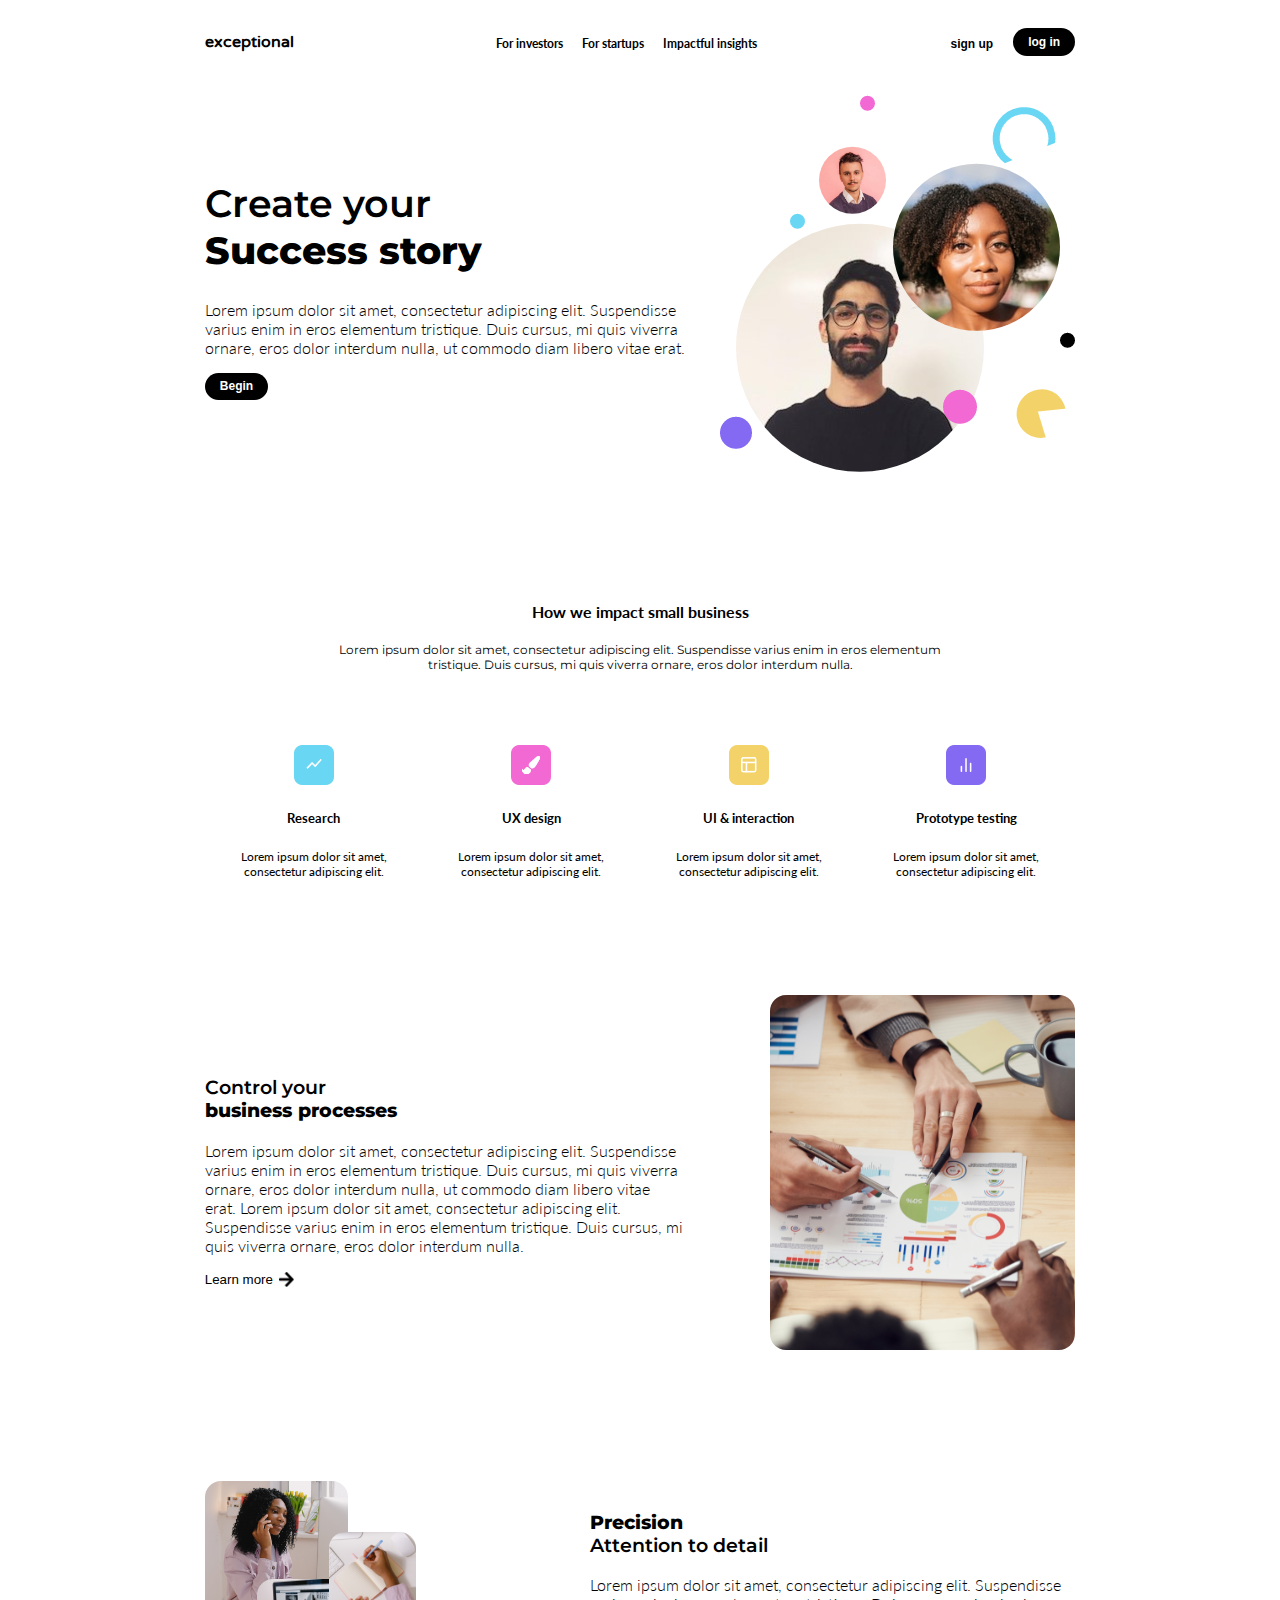
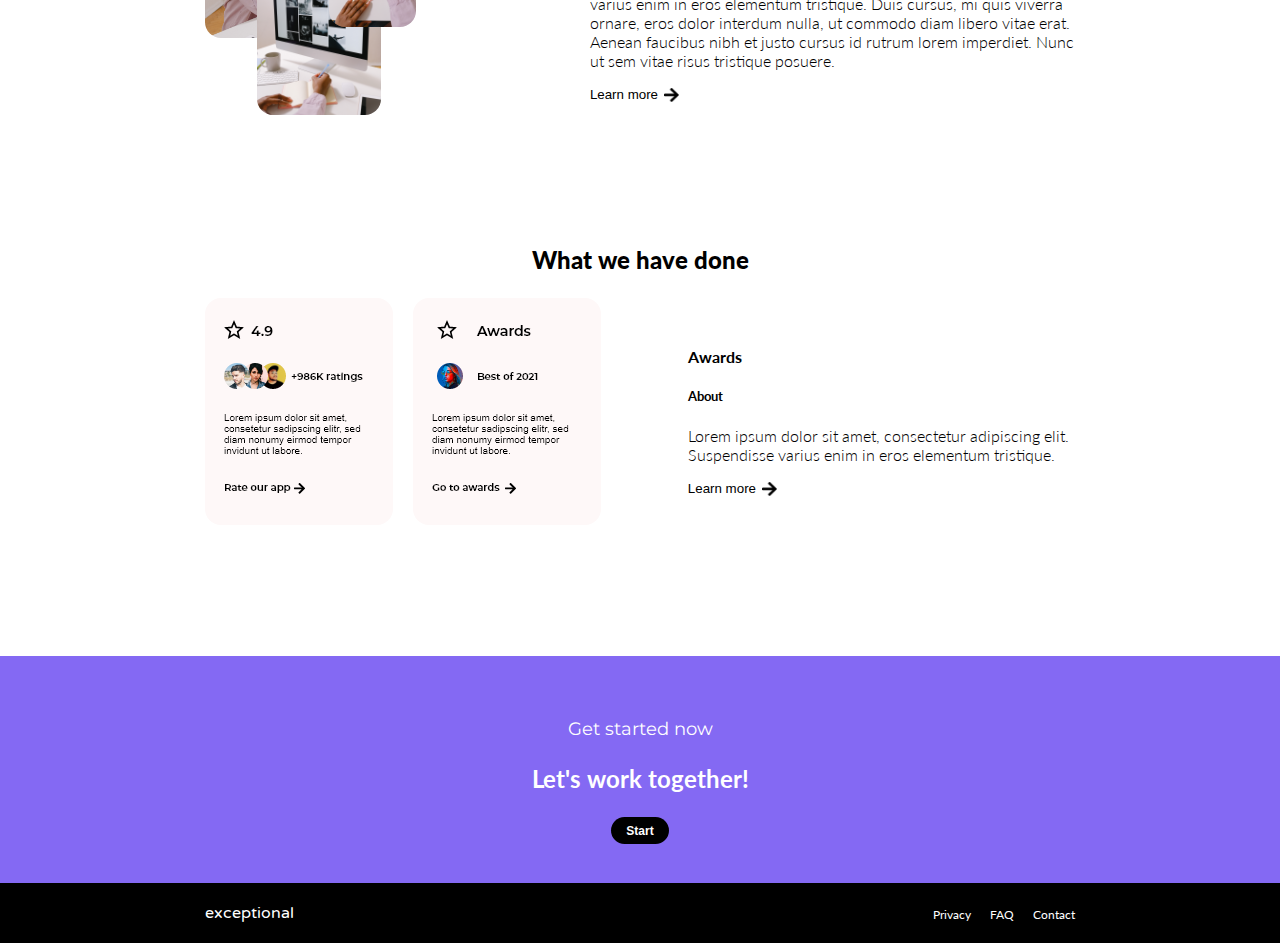
<file: index.html>
<!DOCTYPE html>
<html lang="en">
<head>
    <meta charset="UTF-8">
    <meta http-equiv="X-UA-Compatible" content="IE=edge">
    <meta name="viewport" content="width=device-width, initial-scale=1.0">
    <meta name="description" content="portfolio project landing page template">
    <title>exceptional</title>
    <link rel="stylesheet" href="styles.css">
    <link rel="stylesheet" href="https://stackpath.bootstrapcdn.com/font-awesome/4.7.0/css/font-awesome.min.css">
</head>
<body>
    <div class="container">
        <nav>
            <a href="/index.html"><div class="logo">exceptional</div></a>
            <div class="links">
                <a href="">For investors</a>
                <a href="">For startups</a>
                <a href="">Impactful insights</a>
            </div>
            <div class="registrationButtons">
                <a href="/signup.html"><button>sign up</button></a>
                <a href="/signin.html"><button>log in</button></a>
            </div>
            <div class="hamburgerMenuIcon" id="hamburgerMenuIcon"><i class="fa fa-bars" aria-hidden="true" style="color: black;"></i></div>
        </nav>
        <div class="menu" id="menu">
            <a href="">For investors</a>
            <a href="">For startups</a>
            <a href="">Impactful insights</a>
        </div>
        <section>
            <div class="columns2">
                <div class="heroText second">
                    <h1>Create your<br><span>Success story</span></h1>
                    <p>Lorem ipsum dolor sit amet, consectetur adipiscing elit. Suspendisse varius enim in eros elementum tristique. Duis cursus, mi quis viverra ornare, eros dolor interdum nulla, ut commodo diam libero vitae erat.</p>
                    <button>Begin</button>
                </div>
                <img class="heroImg first" src="/images/Group 2.png" alt="background image diverse happy people">
            </div>
        </section>
        <section class="center">
            <h4>How we impact small business</h4>
            <p class="firstParagraph">Lorem ipsum dolor sit amet, consectetur adipiscing elit. Suspendisse varius enim in eros elementum tristique. Duis cursus, mi quis viverra ornare, eros dolor interdum nulla.</p>
            <div class="grid">
                <div class="gridItem">
                    <img src="/images/Group 3.png" alt="icon image">
                    <h5>Research</h5>
                    <p>Lorem ipsum dolor sit amet, consectetur adipiscing elit.</p>
                </div>
                <div class="gridItem">
                    <img src="/images/Group 4.png" alt="icon image">
                    <h5>UX design</h5>
                    <p>Lorem ipsum dolor sit amet, consectetur adipiscing elit.</p>
                </div>
                <div class="gridItem">
                    <img src="/images/Group 5.png" alt="icon image">
                    <h5>UI & interaction</h5>
                    <p>Lorem ipsum dolor sit amet, consectetur adipiscing elit.</p>
                </div>
                <div class="gridItem">
                    <img src="/images/Group 6.png" alt="icon image">
                    <h5>Prototype testing</h5>
                    <p>Lorem ipsum dolor sit amet, consectetur adipiscing elit.</p>
                </div>
            </div>
        </section>
        <section>
            <div class="columns2 colorPink addPadding addPaddingTB">
                <div class="subHeadingText first addPadding">
                    <h3>Control your<br><span>business processes</span></h3>
                    <p>Lorem ipsum dolor sit amet, consectetur adipiscing elit. Suspendisse varius enim in eros elementum tristique. Duis cursus, mi quis viverra ornare, eros dolor interdum nulla, ut commodo diam libero vitae erat.

                        Lorem ipsum dolor sit amet, consectetur adipiscing elit. Suspendisse varius enim in eros elementum tristique. Duis cursus, mi quis viverra ornare, eros dolor interdum nulla.</p>
                    <button class="secondaryCta">Learn more<img src="/images/Icon awesome-arrow-right.png" alt="right arrow"></button>
                </div>
                <img class="second scaleImg" src="/images/Rectangle 9.png" alt="diverse people collaborating on table over spreadsheet with circle chart">
            </div>
        </section>
        <section>
            <div class="columns2 addPadding">
                <img class="marginRight first" src="/images/Group 7.png" alt="three images of african american woman working in front of computer writing in book">
                <div class="subHeadingText second">
                    <h3><span>Precision<br></span>Attention to detail</h3>
                    <p>Lorem ipsum dolor sit amet, consectetur adipiscing elit. Suspendisse varius enim in eros elementum tristique. Duis cursus, mi quis viverra ornare, eros dolor interdum nulla, ut commodo diam libero vitae erat. Aenean faucibus nibh et justo cursus id rutrum lorem imperdiet. Nunc ut sem vitae risus tristique posuere.</p>
                    <button class="secondaryCta second">Learn more<img class="first" src="/images/Icon awesome-arrow-right.png" alt="right arrow"></button>
                </div>
            </div>
        </section>
        <section>
            <h3 class="center boldFont">What we have done</h3>
            <div class="columns2 addPadding">
                <img class="paddingRight resizeRatingImg" src="/images/Group 1.png" alt="rating of 4.9">
                <div class="subHeadingText marginLeft">
                    <h4>Awards</h4>
                    <h5>About</h5>
                    <p>Lorem ipsum dolor sit amet, consectetur adipiscing elit. Suspendisse varius enim in eros elementum tristique.</p>
                    <button class="secondaryCta">Learn more<img src="/images/Icon awesome-arrow-right.png" alt="right arrow"></button>
                </div>
            </div>
        </section>
    </div>
    <section class="secondCta">
        <h4>Get started now</h4>
        <h3>Let's work together!</h3>
        <button>Start</button>
    </section>
    <footer>
        <a href="/index.html"><div class="reverseLogo">exceptional</div></a>
        <div class="footerLinks">
            <a href="">Privacy</a>
            <a href="">FAQ</a>
            <a href="">Contact</a>
        </div>
    </footer>
    <script src="app.js"></script>
</body>
</html>
</file>
<file: styles.css>
@import url('https://fonts.googleapis.com/css2?family=Lato:wght@300;400;700;900&family=Montserrat:wght@400;600;700;800;900&family=Varela+Round&display=swap');

body {
    padding: 0;
    margin: 0;
    box-sizing: border-box;
    font-family: 'Lato', sans-serif;
    font-size: 16px;
}

.container {
    padding: 0 16vw;
}

nav {
    display: flex;
    align-items: center;
    justify-content: space-between;
    padding: 1.75em 0;
}

nav a, footer a, nav a:visited, footer a:visited {
    text-decoration: none;
}

.logo {
    font-family: 'Varela Round', sans-serif;
    font-size: 1em;
    font-weight: 700;
    text-decoration: none;
    color: black;
}

.links a {
    color: black;
    font-size: .75em;
    font-weight: 700;
    padding-left: 1.25em;
    text-decoration: none;
}

.registrationButtons {
    display: flex;
    align-items: center;
}

.registrationButtons a button:first-child {
    color: black;
    background-color: white;
    border: none;
    font-weight: 700;
    font-size: .75em;
    padding-right: 20px;
}

.registrationButtons a:last-child button, .heroText button, .secondCta button, form button {
    color: white;
    background-color: black;
    font-weight: 700;
    border-radius: 50px;
    border: black;
    padding: .5625em 1.25em;
    font-size: .75em;
}

.hamburgerMenuIcon {
    display: none;
    opacity: 0;
}

.menu {
    position: absolute;
    right: 14vw;
    top: 4em;
    width: 30%;
    display: none;
    flex-direction: column;
    align-items: center;
    background-color: white;
    border-radius: .5rem;
    padding: 2em;
    transition: all ease-in 0.5s;
}

.menuToggle {
    display: flex;
}

.menu a {
    text-decoration: none;
    color: black;
    padding: 1em;
    font-size: 1em;
}

footer {
    display: flex;
    justify-content: space-between;
    background-color: black;
    padding: 1.25em 16vw;
}

.reverseLogo {
    font-family: 'Varela Round', sans-serif;
    color: white;
    text-decoration: none;
}

.columns2 {
    display: flex;
    align-items: center;
    margin-bottom: 15%;
}

.heroText h1 {
    font-family: 'Montserrat', sans-serif;
    font-size: 2.375em;
    font-weight: 600;

}

.heroText h1 span {
    font-weight: 800;
}

.heroText p {
    font-weight: 300;
}

.center {
    text-align: center;
}

.center h1 {
    font-weight: 900;
    padding-bottom: .625em;
}

.center .firstParagraph {
    padding: 0 9.375em;
    font-family: 'montserrat', sans-serif;
    font-weight: 400;
    font-size: .75em;
}

.grid {
    display: flex;
    padding: 7% 0;
    margin-bottom: 5%;
}

.gridItem {
    padding: 0 .5em;
}

.grid img {
    width: auto;
    height: 2.5em;
}

.grid p {
    font-size: .75em;
}

.columns2 h3 {
    font-weight: 600;
    font-size: 1.75;
    font-family: 'montserrat', sans-serif;
}

.columns2 h3 span {
    font-weight: 800;
}

.subHeadingText:first-of-type:first-child {
    padding-right: 10%;
}

.columns2 .subHeadingText p {
    font-weight: 300;
}

.columns2 .marginRight {
    margin-right: 20%;
}

.columns2 .marginLeft {
    margin-left: 10%;
}

.boldFont {
    font-weight: 900;
    font-size: 1.5em;
}

.secondaryCta {
    background-color: white;
    border: none;
    display: flex;
    align-items: center;
    padding-left: 0;
}

.secondaryCta img {
    width: 15px;
    height: auto;
    padding-left: .4375em;
}

.secondCta {
    text-align: center;
    background-color: #8469f3;
    padding: 3% 0;
    color: white;
}

.secondCta h4 {
    font-family: 'montserrat';
    font-weight: 400;
    font-size: 1.125em;
    margin-bottom: 0;
}

.secondCta h3 {
    font-size: 1.5em;
    font-weight: 700;
}

.footerLinks a{
    color: white;
    font-size: .75em;
    padding-left: 1.25em;
    text-decoration: none;
}

@media (max-width: 450px) {
    body {
        font-size: 12px;
    }
    .container {
        padding: 0 4vw;
    }
    nav {
        padding: 1.75em 4vw;
    }
    footer {
        padding: 1.25em 4vw;
    }
    .resizeRatingImg {
        width: 100%;
        height: auto;
    }
}

@media (max-width: 600px) {
    body {
        font-size: 14px;
    }
}

@media (max-width: 850px) {
    .links a {
        display: none;
    }
    .registrationButtons {
        display: none;
    }
    .hamburgerMenuIcon {
        opacity: 100;
        display: flex;
    }
}


@media (max-width: 956px) {
    .columns2, .grid {
        flex-direction: column;
        align-items: center;
    }
    section {
        padding: .5em 0;
    }
    .heroImg {
        height: 20em;
        width: auto;
    }
    .heroText {
        padding: 0 4em;
    }
    .first {
        order: 1;
    }
    .second {
        order: 2;
    }
    .center .firstParagraph {
        padding: 0 6em;
    }
    .subHeadingText {
        margin-bottom: 1em;
    }
    .scaleImg {
        height: 15em;
        width: auto;
        padding-left: 12em;
    }
    .colorPink {
        background-color: #FEF8F8;
    }
    .addPadding {
        padding: 0 4em;
    }
    .addPaddingTB {
        padding: 4em 0;
    }
    .subHeadingText.second h3, .subHeadingText.second p{
        text-align: right;
    }
    .subHeadingText.second button {
        padding-left: 1.5em;
    }
}

@media (min-width: 1500px) {  
    body {
        font-size: 20px
    }
}

@media (min-width: 1800px) {  
    body {
        font-size: 24px
    }
    .container {
        padding: 0 24vw;
    }
    footer {
        padding: 1.25em 24vw;
    }
}
</file>
